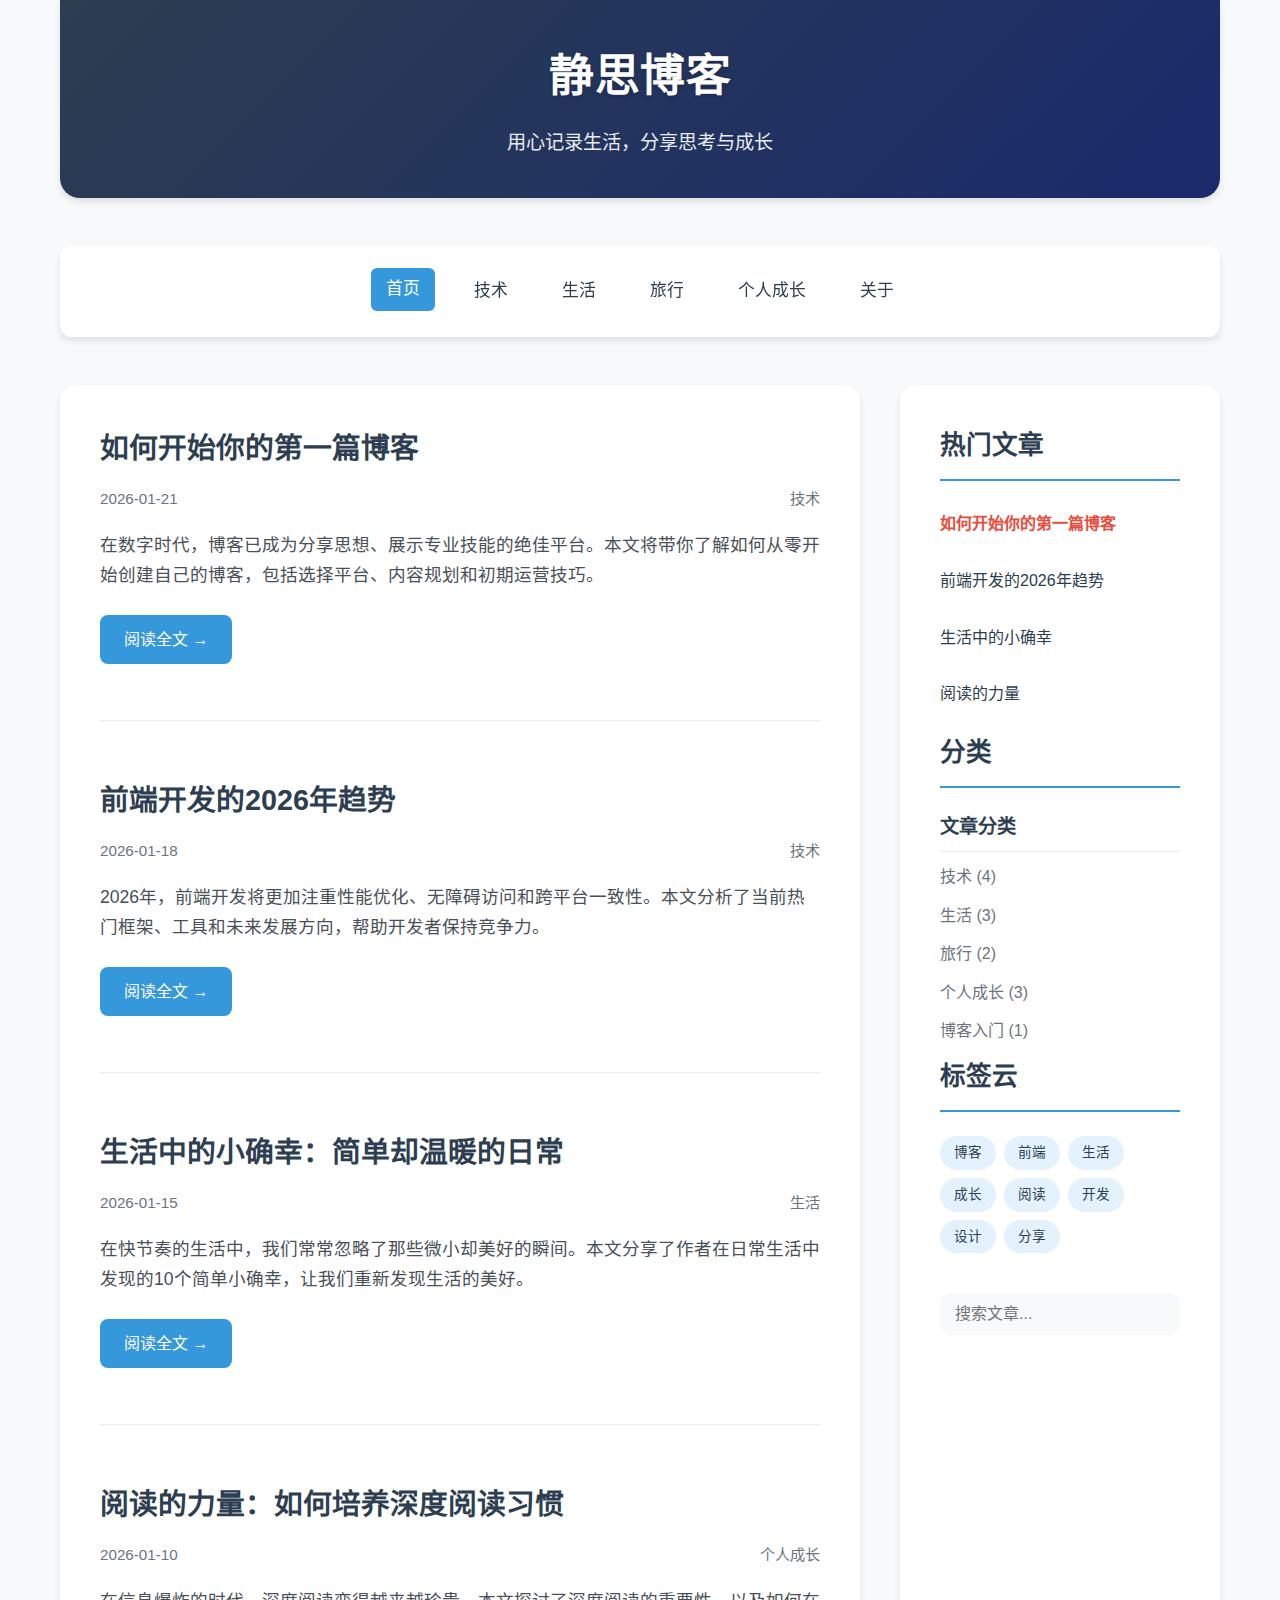
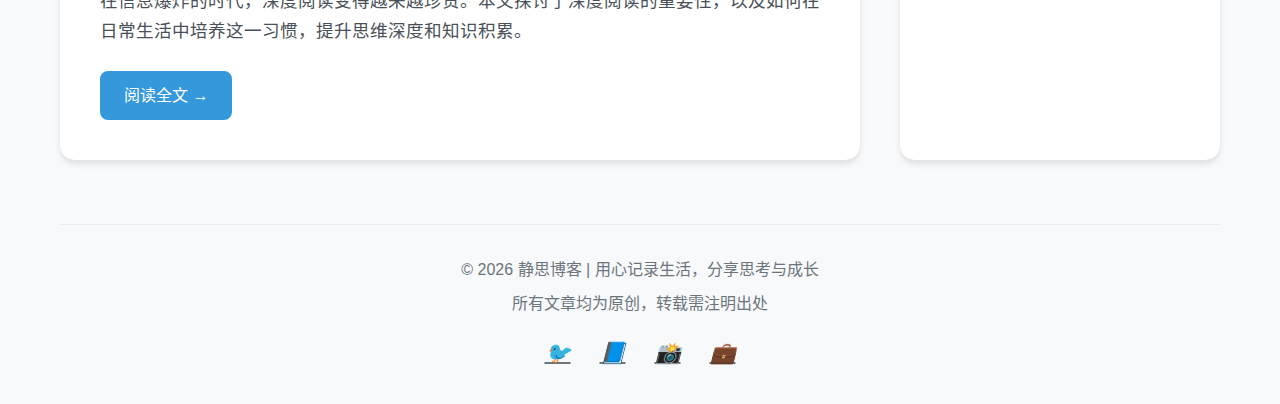
<file: 1.html>
<!DOCTYPE html>
<html lang="zh-CN">
<head>
    <meta charset="UTF-8">
    <meta name="viewport" content="width=device-width, initial-scale=1.0">
    <title>静思博客 | 用心记录生活</title>
    <style>
        /* 重置与通用样式 */
        * {
            margin: 0;
            padding: 0;
            box-sizing: border-box;
        }

        :root {
            --primary: #2c3e50;
            --secondary: #3498db;
            --accent: #e74c3c;
            --light: #f8f9fa;
            --dark: #212529;
            --gray: #6c757d;
            --light-gray: #e9ecef;
            --shadow: 0 4px 6px rgba(0, 0, 0, 0.1);
            --transition: all 0.3s ease;
        }

        body {
            font-family: 'Segoe UI', 'Microsoft YaHei', sans-serif;
            line-height: 1.6;
            color: var(--dark);
            background-color: var(--light);
            max-width: 1200px;
            margin: 0 auto;
            padding: 0 20px;
        }

        /* 头部样式 */
        header {
            background: linear-gradient(135deg, var(--primary), #1a2a6c);
            color: white;
            padding: 2.5rem 0;
            text-align: center;
            border-radius: 0 0 20px 20px;
            margin-bottom: 3rem;
            box-shadow: var(--shadow);
        }

        header h1 {
            font-size: 2.8rem;
            margin-bottom: 1rem;
            text-shadow: 0 2px 4px rgba(0, 0, 0, 0.2);
            letter-spacing: 0.5px;
        }

        header p {
            font-size: 1.2rem;
            max-width: 800px;
            margin: 0 auto;
            opacity: 0.9;
            font-weight: 300;
        }

        /* 导航栏 */
        nav {
            background: white;
            padding: 1.5rem 0;
            border-radius: 12px;
            box-shadow: var(--shadow);
            margin-bottom: 3rem;
            position: sticky;
            top: 0;
            z-index: 100;
        }

        nav ul {
            display: flex;
            justify-content: center;
            list-style: none;
            flex-wrap: wrap;
            gap: 1.5rem;
        }

        nav li {
            margin: 0;
        }

        nav a {
            text-decoration: none;
            color: var(--primary);
            font-weight: 500;
            font-size: 1.05rem;
            padding: 8px 15px;
            border-radius: 6px;
            transition: var(--transition);
            display: block;
        }

        nav a:hover, nav a.active {
            background: var(--secondary);
            color: white;
            transform: translateY(-2px);
        }

        /* 主要内容区域 */
        main {
            display: grid;
            grid-template-columns: 1fr 320px;
            gap: 2.5rem;
        }

        /* 博客文章列表 */
        .blog-posts {
            background: white;
            border-radius: 15px;
            padding: 2.5rem;
            box-shadow: var(--shadow);
        }

        .post {
            margin-bottom: 3.5rem;
            padding-bottom: 3.5rem;
            border-bottom: 1px solid var(--light-gray);
        }

        .post:last-child {
            margin-bottom: 0;
            padding-bottom: 0;
            border-bottom: none;
        }

        .post-title {
            font-size: 1.8rem;
            margin-bottom: 1rem;
            color: var(--primary);
            transition: var(--transition);
        }

        .post-title:hover {
            color: var(--secondary);
            cursor: pointer;
        }

        .post-meta {
            display: flex;
            justify-content: space-between;
            color: var(--gray);
            font-size: 0.95rem;
            margin-bottom: 1.2rem;
            flex-wrap: wrap;
            gap: 10px;
        }

        .post-excerpt {
            font-size: 1.1rem;
            color: #495057;
            line-height: 1.7;
            margin-bottom: 1.5rem;
        }

        .read-more {
            display: inline-block;
            background: var(--secondary);
            color: white;
            padding: 10px 22px;
            border-radius: 8px;
            text-decoration: none;
            font-weight: 500;
            transition: var(--transition);
            border: 2px solid var(--secondary);
        }

        .read-more:hover {
            background: transparent;
            color: var(--secondary);
            transform: translateY(-2px);
        }

        /* 侧边栏 */
        .sidebar {
            background: white;
            border-radius: 15px;
            padding: 2.5rem;
            box-shadow: var(--shadow);
        }

        .sidebar h3 {
            font-size: 1.6rem;
            margin-bottom: 1.5rem;
            color: var(--primary);
            padding-bottom: 0.8rem;
            border-bottom: 2px solid var(--secondary);
        }

        .sidebar-link {
            display: block;
            color: var(--primary);
            text-decoration: none;
            margin-bottom: 1.2rem;
            transition: var(--transition);
            font-weight: 500;
            padding: 6px 0;
            border-radius: 4px;
        }

        .sidebar-link:hover {
            color: var(--secondary);
            padding-left: 5px;
        }

        .sidebar-link.active {
            color: var(--accent);
            font-weight: 600;
        }

        .search-box {
            margin-top: 2.5rem;
            background: var(--light);
            border-radius: 10px;
            overflow: hidden;
        }

        .search-box input {
            width: 100%;
            padding: 12px 15px;
            border: none;
            outline: none;
            font-size: 1rem;
            background: transparent;
            color: var(--dark);
        }

        .categories h4 {
            font-size: 1.2rem;
            margin-bottom: 0.8rem;
            color: var(--primary);
            padding-bottom: 0.5rem;
            border-bottom: 1px solid var(--light-gray);
        }

        .category-list {
            list-style: none;
        }

        .category-list li {
            margin-bottom: 0.8rem;
        }

        .category-list a {
            color: var(--gray);
            text-decoration: none;
            transition: var(--transition);
        }

        .category-list a:hover {
            color: var(--secondary);
            padding-left: 3px;
        }

        .tags {
            display: flex;
            flex-wrap: wrap;
            gap: 8px;
            margin-top: 1.5rem;
        }

        .tag {
            background: #e3f2fd;
            color: var(--primary);
            padding: 6px 14px;
            border-radius: 20px;
            font-size: 0.85rem;
            transition: var(--transition);
            text-decoration: none;
        }

        .tag:hover {
            background: var(--secondary);
            color: white;
        }

        /* 页脚 */
        footer {
            text-align: center;
            margin-top: 4rem;
            padding: 2rem 0;
            color: var(--gray);
            border-top: 1px solid var(--light-gray);
        }

        footer p {
            margin-bottom: 0.5rem;
        }

        footer .social-links {
            display: flex;
            justify-content: center;
            gap: 15px;
            margin-top: 1rem;
        }

        .social-links a {
            color: var(--gray);
            font-size: 1.3rem;
            transition: var(--transition);
            width: 40px;
            height: 40px;
            display: flex;
            align-items: center;
            justify-content: center;
            border-radius: 50%;
            background: var(--light);
        }

        .social-links a:hover {
            color: var(--secondary);
            background: var(--secondary);
            transform: translateY(-3px);
        }

        /* 响应式设计 */
        @media (max-width: 992px) {
            main {
                grid-template-columns: 1fr;
            }
            
            .sidebar {
                order: -1;
            }
        }

        @media (max-width: 768px) {
            header h1 {
                font-size: 2.2rem;
            }
            
            .post-title {
                font-size: 1.5rem;
            }
            
            nav ul {
                gap: 1rem;
            }
            
            .read-more {
                padding: 8px 18px;
            }
        }

        @media (max-width: 576px) {
            header h1 {
                font-size: 1.8rem;
            }
            
            .post-title {
                font-size: 1.3rem;
            }
            
            .read-more {
                padding: 7px 15px;
            }
        }
    </style>
</head>
<body>
    <header>
        <h1>静思博客</h1>
        <p>用心记录生活，分享思考与成长</p>
    </header>

    <nav>
        <ul>
            <li><a href="#" class="active">首页</a></li>
            <li><a href="#">技术</a></li>
            <li><a href="#">生活</a></li>
            <li><a href="#">旅行</a></li>
            <li><a href="https://wmfree.eu.org">个人成长</a></li>
            <li><a href="https://wmapp.eu.org">关于</a></li>
        </ul>
    </nav>

    <main>
        <section class="blog-posts">
            <!-- 博客文章1 -->
            <article class="post">
                <h2 class="post-title">如何开始你的第一篇博客</h2>
                <div class="post-meta">
                    <span>2026-01-21</span>
                    <span>技术</span>
                </div>
                <p class="post-excerpt">在数字时代，博客已成为分享思想、展示专业技能的绝佳平台。本文将带你了解如何从零开始创建自己的博客，包括选择平台、内容规划和初期运营技巧。</p>
                <a href="#" class="read-more">阅读全文 →</a>
            </article>

            <!-- 博客文章2 -->
            <article class="post">
                <h2 class="post-title">前端开发的2026年趋势</h2>
                <div class="post-meta">
                    <span>2026-01-18</span>
                    <span>技术</span>
                </div>
                <p class="post-excerpt">2026年，前端开发将更加注重性能优化、无障碍访问和跨平台一致性。本文分析了当前热门框架、工具和未来发展方向，帮助开发者保持竞争力。</p>
                <a href="#" class="read-more">阅读全文 →</a>
            </article>

            <!-- 博客文章3 -->
            <article class="post">
                <h2 class="post-title">生活中的小确幸：简单却温暖的日常</h2>
                <div class="post-meta">
                    <span>2026-01-15</span>
                    <span>生活</span>
                </div>
                <p class="post-excerpt">在快节奏的生活中，我们常常忽略了那些微小却美好的瞬间。本文分享了作者在日常生活中发现的10个简单小确幸，让我们重新发现生活的美好。</p>
                <a href="#" class="read-more">阅读全文 →</a>
            </article>

            <!-- 博客文章4 -->
            <article class="post">
                <h2 class="post-title">阅读的力量：如何培养深度阅读习惯</h2>
                <div class="post-meta">
                    <span>2026-01-10</span>
                    <span>个人成长</span>
                </div>
                <p class="post-excerpt">在信息爆炸的时代，深度阅读变得越来越珍贵。本文探讨了深度阅读的重要性，以及如何在日常生活中培养这一习惯，提升思维深度和知识积累。</p>
                <a href="#" class="read-more">阅读全文 →</a>
            </article>
        </section>

        <aside class="sidebar">
            <h3>热门文章</h3>
            <a href="#" class="sidebar-link active">如何开始你的第一篇博客</a>
            <a href="#" class="sidebar-link">前端开发的2026年趋势</a>
            <a href="#" class="sidebar-link">生活中的小确幸</a>
            <a href="#" class="sidebar-link">阅读的力量</a>
            
            <h3>分类</h3>
            <div class="categories">
                <h4>文章分类</h4>
                <ul class="category-list">
                    <li><a href="#">技术 (4)</a></li>
                    <li><a href="#">生活 (3)</a></li>
                    <li><a href="#">旅行 (2)</a></li>
                    <li><a href="#">个人成长 (3)</a></li>
                    <li><a href="#">博客入门 (1)</a></li>
                </ul>
            </div>
            
            <h3>标签云</h3>
            <div class="tags">
                <a href="#" class="tag">博客</a>
                <a href="#" class="tag">前端</a>
                <a href="#" class="tag">生活</a>
                <a href="#" class="tag">成长</a>
                <a href="#" class="tag">阅读</a>
                <a href="#" class="tag">开发</a>
                <a href="#" class="tag">设计</a>
                <a href="#" class="tag">分享</a>
            </div>
            
            <div class="search-box">
                <input type="text" placeholder="搜索文章...">
            </div>
        </aside>
    </main>

    <footer>
        <p>© 2026 静思博客 | 用心记录生活，分享思考与成长</p>
        <p>所有文章均为原创，转载需注明出处</p>
        <div class="social-links">
            <a href="#" aria-label="Twitter"><i>🐦</i></a>
            <a href="#" aria-label="Facebook"><i>📘</i></a>
            <a href="#" aria-label="Instagram"><i>📸</i></a>
            <a href="#" aria-label="LinkedIn"><i>💼</i></a>
        </div>
    </footer>
</body>
</html>
</file>
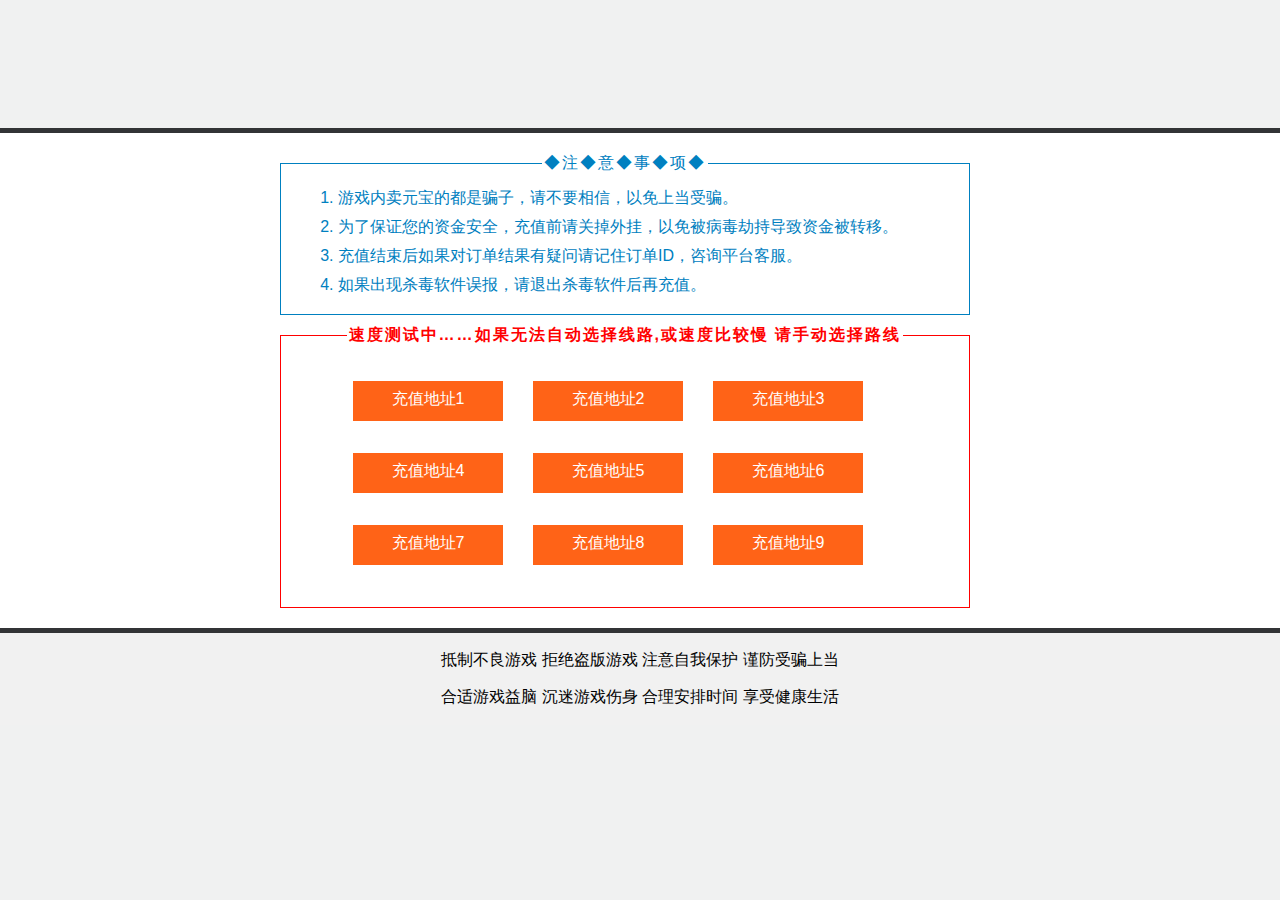
<file: cz.htm>
<html><!DOCTYPE HTML PUBLIC "-//W3C//DTD XHTML 1.0 Transitional//EN" "http://www.w3.org/TR/xhtml1/DTD/xhtml1-transitional.dtd">
<html xmlns="http://www.w3.org/1999/xhtml">
  <head>
    <title>充值线路选择</title>
    <meta charset="utf-8" />
    <style type="text/css">
      body {font-family: 'Microsoft YaHei', 微软雅黑, Tahoma, 'Lucida Grande', Arial, sans-serif;font-size: 16px;margin: 0;background-color: #F0F1F1;}
      #urls {margin-left: 60px;margin-top: 30px;position: relative;text-align: center;overflow: hidden;}
      #urls div {width: 150px;height: 36px;line-height: 36px;text-align: center;float: left;font-size: 16px;margin-bottom: 36px;margin-right: 30px;}
      #urls div a {color: #fff;display: block;float: left;background-color: #FF6317;width: 150px;height: 40px;text-decoration: none;}
      #urls div a:hover {background: #323436;color: #fff;}
      #urls div a:hover {background: #6bc30d;}
      .tips {text-align: center;margin: 10px;color: red;font-weight: bold;font-size: 18px;}
      ol {margin: 5px;_margin-left: 35px;}
      ol li {color: #0080C0;margin: 8px 0px;}
      fieldset {margin: 10px auto;margin-right: 30px;border: 1px solid #0080C0;}
      legend {text-align: center;margin: 0px auto;color: #0080C0;letter-spacing: 2px;}
      #f2 {border: 1px solid #FF0000;}
      #f2 legend {color: #FF0000;font-weight: bold;}
    </style>
  </head>
  <body>
    <div style="width: 100%; border-top: 5px solid #323436; border-bottom: 5px solid #323436; margin: 10% auto 0; background-color: #fff;">
      <div style="width: 740px; margin: 0 auto; overflow: hidden;">
        <div style="padding: 10px;">
          <fieldset>
            <legend>◆注◆意◆事◆项◆</legend>
            <ol type="1">
              <li>游戏内卖元宝的都是骗子，请不要相信，以免上当受骗。</li>
              <li>为了保证您的资金安全，充值前请关掉外挂，以免被病毒劫持导致资金被转移。</li>
              <li>充值结束后如果对订单结果有疑问请记住订单ID，咨询平台客服。</li>
              <li>如果出现杀毒软件误报，请退出杀毒软件后再充值。</li>
            </ol>
          </fieldset>
          <fieldset id="f2">
            <legend>速度测试中……如果无法自动选择线路,或速度比较慢 请手动选择路线</legend>
            <div id="urls">
              <div><a href="javascript:if(confirm('http://vip1.45pay.com/app/acquire/req?gid=2900  \n\n文件并未依 Teleport Pro 取回，因为 它的域或路径超过开始网址中设置的范围。  \n\n你要从服务器上打开它吗？'))window.location='http://vip1.45pay.com/app/acquire/req?gid=2900'" tppabs="http://vip1.45pay.com/app/acquire/req?gid=2900" target="_blank">充值地址1</a></div><div><a href="javascript:if(confirm('http://vip2.45pay.com/app/acquire/req?gid=2900  \n\n文件并未依 Teleport Pro 取回，因为 它的域或路径超过开始网址中设置的范围。  \n\n你要从服务器上打开它吗？'))window.location='http://vip2.45pay.com/app/acquire/req?gid=2900'" tppabs="http://vip2.45pay.com/app/acquire/req?gid=2900" target="_blank">充值地址2</a></div><div><a href="javascript:if(confirm('http://vip3.45pay.com/app/acquire/req?gid=2900  \n\n文件并未依 Teleport Pro 取回，因为 它的域或路径超过开始网址中设置的范围。  \n\n你要从服务器上打开它吗？'))window.location='http://vip3.45pay.com/app/acquire/req?gid=2900'" tppabs="http://vip3.45pay.com/app/acquire/req?gid=2900" target="_blank">充值地址3</a></div><div><a href="javascript:if(confirm('http://pay.45pay.com/app/acquire/req?gid=2900  \n\n文件并未依 Teleport Pro 取回，因为 它的域或路径超过开始网址中设置的范围。  \n\n你要从服务器上打开它吗？'))window.location='http://pay.45pay.com/app/acquire/req?gid=2900'" tppabs="http://pay.45pay.com/app/acquire/req?gid=2900" target="_blank">充值地址4</a></div><div><a href="javascript:if(confirm('http://www.499gg.com/app/acquire/req?gid=2900  \n\n文件并未依 Teleport Pro 取回，因为 它的域或路径超过开始网址中设置的范围。  \n\n你要从服务器上打开它吗？'))window.location='http://www.499gg.com/app/acquire/req?gid=2900'" tppabs="http://www.499gg.com/app/acquire/req?gid=2900" target="_blank">充值地址5</a></div><div><a href="javascript:if(confirm('http://www.488gg.com/app/acquire/req?gid=2900  \n\n文件并未依 Teleport Pro 取回，因为 它的域或路径超过开始网址中设置的范围。  \n\n你要从服务器上打开它吗？'))window.location='http://www.488gg.com/app/acquire/req?gid=2900'" tppabs="http://www.488gg.com/app/acquire/req?gid=2900" target="_blank">充值地址6</a></div><div><a href="javascript:if(confirm('http://www.477gg.com/app/acquire/req?gid=2900  \n\n文件并未依 Teleport Pro 取回，因为 它的域或路径超过开始网址中设置的范围。  \n\n你要从服务器上打开它吗？'))window.location='http://www.477gg.com/app/acquire/req?gid=2900'" tppabs="http://www.477gg.com/app/acquire/req?gid=2900" target="_blank">充值地址7</a></div><div><a href="javascript:if(confirm('http://www.466gg.com/app/acquire/req?gid=2900  \n\n文件并未依 Teleport Pro 取回，因为 它的域或路径超过开始网址中设置的范围。  \n\n你要从服务器上打开它吗？'))window.location='http://www.466gg.com/app/acquire/req?gid=2900'" tppabs="http://www.466gg.com/app/acquire/req?gid=2900" target="_blank">充值地址8</a></div><div><a href="javascript:if(confirm('http://www.455gg.com/app/acquire/req?gid=2900  \n\n文件并未依 Teleport Pro 取回，因为 它的域或路径超过开始网址中设置的范围。  \n\n你要从服务器上打开它吗？'))window.location='http://www.455gg.com/app/acquire/req?gid=2900'" tppabs="http://www.455gg.com/app/acquire/req?gid=2900" target="_blank">充值地址9</a></div>
            </div>
          </fieldset>
        </div>
      </div>
    </div>
    <div style="background-color: #f1f1f1; margin: 0px; padding: 1px 0px; text-align: center;">
      <p>抵制不良游戏 拒绝盗版游戏 注意自我保护 谨防受骗上当</p>
      <p>合适游戏益脑 沉迷游戏伤身 合理安排时间 享受健康生活</p>
    </div>
  </body>
</html>
</file>
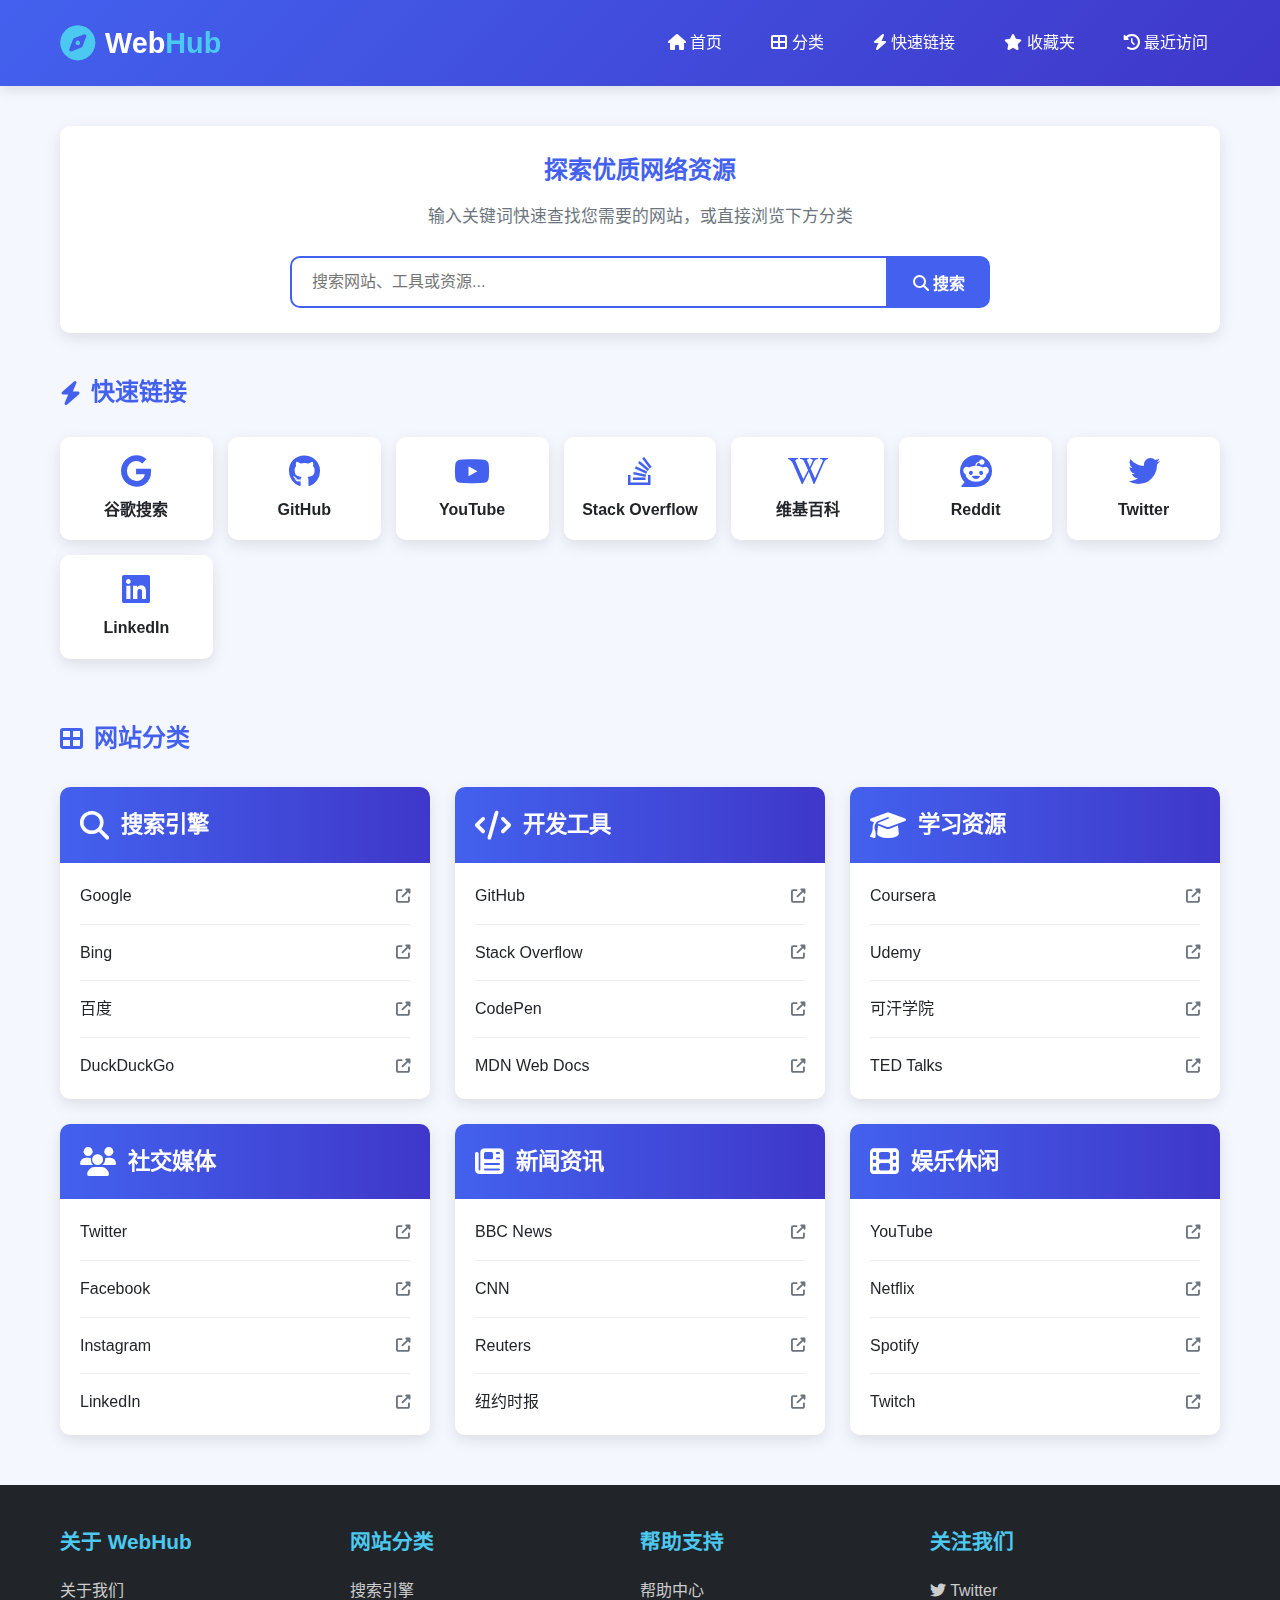
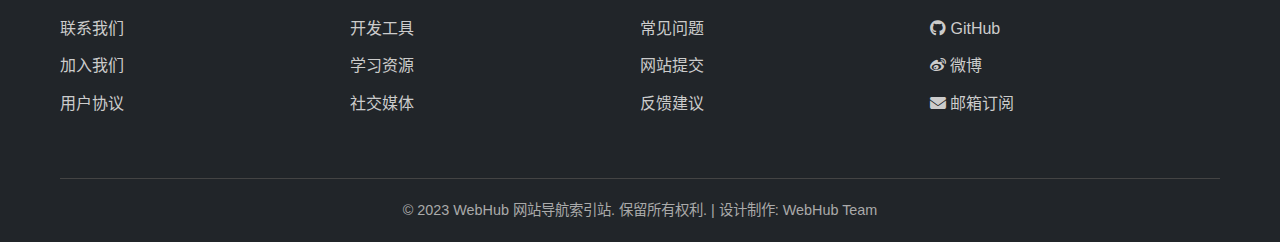
<file: wzsy.html>
<!DOCTYPE html>
<html lang="zh-CN">
<head>
    <meta charset="UTF-8">
    <meta name="viewport" content="width=device-width, initial-scale=1.0">
    <title>WebHub - 网站导航索引站</title>
    <link rel="stylesheet" href="https://cdnjs.cloudflare.com/ajax/libs/font-awesome/6.4.0/css/all.min.css">
    <style>
        * {
            margin: 0;
            padding: 0;
            box-sizing: border-box;
            font-family: 'Segoe UI', 'Microsoft YaHei', sans-serif;
        }
        
        :root {
            --primary-color: #4361ee;
            --secondary-color: #3f37c9;
            --accent-color: #4cc9f0;
            --light-color: #f8f9fa;
            --dark-color: #212529;
            --gray-color: #6c757d;
            --success-color: #4caf50;
            --warning-color: #ff9800;
            --danger-color: #f44336;
            --border-radius: 10px;
            --box-shadow: 0 5px 15px rgba(0, 0, 0, 0.1);
            --transition: all 0.3s ease;
        }
        
        body {
            background-color: #f5f7ff;
            color: var(--dark-color);
            line-height: 1.6;
        }
        
        .container {
            width: 100%;
            max-width: 1200px;
            margin: 0 auto;
            padding: 0 20px;
        }
        
        /* 头部样式 */
        header {
            background: linear-gradient(135deg, var(--primary-color), var(--secondary-color));
            color: white;
            padding: 20px 0;
            box-shadow: 0 4px 12px rgba(0, 0, 0, 0.1);
            position: sticky;
            top: 0;
            z-index: 1000;
        }
        
        .header-content {
            display: flex;
            justify-content: space-between;
            align-items: center;
        }
        
        .logo {
            display: flex;
            align-items: center;
            gap: 10px;
        }
        
        .logo i {
            font-size: 2.2rem;
            color: var(--accent-color);
        }
        
        .logo h1 {
            font-size: 1.8rem;
            font-weight: 700;
        }
        
        .logo span {
            color: var(--accent-color);
        }
        
        nav ul {
            display: flex;
            list-style: none;
            gap: 25px;
        }
        
        nav a {
            color: white;
            text-decoration: none;
            font-weight: 500;
            font-size: 1rem;
            padding: 8px 12px;
            border-radius: var(--border-radius);
            transition: var(--transition);
        }
        
        nav a:hover {
            background-color: rgba(255, 255, 255, 0.15);
        }
        
        .menu-toggle {
            display: none;
            font-size: 1.5rem;
            cursor: pointer;
        }
        
        /* 搜索区域样式 */
        .search-section {
            padding: 40px 0 20px;
        }
        
        .search-container {
            background-color: white;
            border-radius: var(--border-radius);
            padding: 25px;
            box-shadow: var(--box-shadow);
            text-align: center;
        }
        
        .search-container h2 {
            margin-bottom: 15px;
            color: var(--primary-color);
        }
        
        .search-container p {
            color: var(--gray-color);
            margin-bottom: 25px;
            font-size: 1.05rem;
        }
        
        .search-box {
            display: flex;
            max-width: 700px;
            margin: 0 auto;
        }
        
        .search-box input {
            flex: 1;
            padding: 15px 20px;
            border: 2px solid #e0e0e0;
            border-radius: var(--border-radius) 0 0 var(--border-radius);
            font-size: 1rem;
            transition: var(--transition);
        }
        
        .search-box input:focus {
            outline: none;
            border-color: var(--primary-color);
        }
        
        .search-box button {
            background-color: var(--primary-color);
            color: white;
            border: none;
            padding: 0 25px;
            border-radius: 0 var(--border-radius) var(--border-radius) 0;
            cursor: pointer;
            font-size: 1rem;
            font-weight: 600;
            transition: var(--transition);
        }
        
        .search-box button:hover {
            background-color: var(--secondary-color);
        }
        
        /* 快速链接样式 */
        .quick-links {
            padding: 20px 0 40px;
        }
        
        .quick-links h2 {
            margin-bottom: 25px;
            color: var(--primary-color);
            display: flex;
            align-items: center;
            gap: 10px;
        }
        
        .quick-links-grid {
            display: grid;
            grid-template-columns: repeat(auto-fill, minmax(150px, 1fr));
            gap: 15px;
        }
        
        .quick-link {
            background-color: white;
            border-radius: var(--border-radius);
            padding: 18px 15px;
            text-align: center;
            box-shadow: var(--box-shadow);
            transition: var(--transition);
            cursor: pointer;
            text-decoration: none;
            color: var(--dark-color);
            display: block;
        }
        
        .quick-link:hover {
            transform: translateY(-5px);
            box-shadow: 0 10px 20px rgba(0, 0, 0, 0.12);
        }
        
        .quick-link i {
            font-size: 2rem;
            margin-bottom: 10px;
            color: var(--primary-color);
        }
        
        .quick-link span {
            display: block;
            font-weight: 600;
        }
        
        /* 分类导航样式 */
        .categories {
            padding: 20px 0 50px;
        }
        
        .categories h2 {
            margin-bottom: 30px;
            color: var(--primary-color);
            display: flex;
            align-items: center;
            gap: 10px;
        }
        
        .category-grid {
            display: grid;
            grid-template-columns: repeat(auto-fill, minmax(300px, 1fr));
            gap: 25px;
        }
        
        .category-card {
            background-color: white;
            border-radius: var(--border-radius);
            overflow: hidden;
            box-shadow: var(--box-shadow);
            transition: var(--transition);
        }
        
        .category-card:hover {
            transform: translateY(-5px);
            box-shadow: 0 12px 24px rgba(0, 0, 0, 0.15);
        }
        
        .category-header {
            background: linear-gradient(to right, var(--primary-color), var(--secondary-color));
            color: white;
            padding: 20px;
            display: flex;
            align-items: center;
            gap: 12px;
        }
        
        .category-header i {
            font-size: 1.8rem;
        }
        
        .category-header h3 {
            font-size: 1.4rem;
            font-weight: 600;
        }
        
        .category-links {
            padding: 20px;
        }
        
        .category-links ul {
            list-style: none;
        }
        
        .category-links li {
            margin-bottom: 15px;
            padding-bottom: 15px;
            border-bottom: 1px solid #f0f0f0;
        }
        
        .category-links li:last-child {
            margin-bottom: 0;
            padding-bottom: 0;
            border-bottom: none;
        }
        
        .category-links a {
            color: var(--dark-color);
            text-decoration: none;
            display: flex;
            align-items: center;
            justify-content: space-between;
            transition: var(--transition);
        }
        
        .category-links a:hover {
            color: var(--primary-color);
        }
        
        .category-links a span {
            font-weight: 500;
        }
        
        .category-links a i {
            color: var(--gray-color);
            font-size: 0.9rem;
        }
        
        /* 底部样式 */
        footer {
            background-color: var(--dark-color);
            color: white;
            padding: 40px 0 20px;
        }
        
        .footer-content {
            display: flex;
            flex-wrap: wrap;
            justify-content: space-between;
            margin-bottom: 30px;
        }
        
        .footer-column {
            flex: 1;
            min-width: 250px;
            margin-bottom: 20px;
        }
        
        .footer-column h3 {
            font-size: 1.3rem;
            margin-bottom: 20px;
            color: var(--accent-color);
        }
        
        .footer-column ul {
            list-style: none;
        }
        
        .footer-column li {
            margin-bottom: 12px;
        }
        
        .footer-column a {
            color: #ccc;
            text-decoration: none;
            transition: var(--transition);
        }
        
        .footer-column a:hover {
            color: white;
            padding-left: 5px;
        }
        
        .footer-bottom {
            text-align: center;
            padding-top: 20px;
            border-top: 1px solid #444;
            color: #aaa;
            font-size: 0.9rem;
        }
        
        /* 响应式设计 */
        @media (max-width: 992px) {
            .category-grid {
                grid-template-columns: repeat(auto-fill, minmax(280px, 1fr));
            }
        }
        
        @media (max-width: 768px) {
            .header-content {
                flex-direction: column;
                align-items: flex-start;
            }
            
            nav {
                width: 100%;
                margin-top: 15px;
                display: none;
            }
            
            nav.active {
                display: block;
            }
            
            nav ul {
                flex-direction: column;
                gap: 0;
            }
            
            nav li {
                width: 100%;
            }
            
            nav a {
                display: block;
                padding: 12px 0;
                border-bottom: 1px solid rgba(255, 255, 255, 0.1);
            }
            
            .menu-toggle {
                display: block;
                position: absolute;
                top: 25px;
                right: 20px;
            }
            
            .search-box {
                flex-direction: column;
            }
            
            .search-box input {
                border-radius: var(--border-radius);
                margin-bottom: 10px;
            }
            
            .search-box button {
                border-radius: var(--border-radius);
                padding: 15px;
            }
            
            .quick-links-grid {
                grid-template-columns: repeat(3, 1fr);
            }
        }
        
        @media (max-width: 576px) {
            .quick-links-grid {
                grid-template-columns: repeat(2, 1fr);
            }
            
            .category-grid {
                grid-template-columns: 1fr;
            }
            
            .footer-column {
                min-width: 100%;
            }
        }
        
        /* 网站卡片样式 */
        .website-card {
            display: none;
            position: fixed;
            top: 0;
            left: 0;
            width: 100%;
            height: 100%;
            background-color: rgba(0, 0, 0, 0.7);
            z-index: 2000;
            justify-content: center;
            align-items: center;
            padding: 20px;
        }
        
        .website-card.active {
            display: flex;
        }
        
        .card-content {
            background-color: white;
            border-radius: var(--border-radius);
            width: 100%;
            max-width: 500px;
            padding: 30px;
            position: relative;
        }
        
        .close-card {
            position: absolute;
            top: 15px;
            right: 20px;
            font-size: 1.5rem;
            cursor: pointer;
            color: var(--gray-color);
        }
        
        .card-content h3 {
            color: var(--primary-color);
            margin-bottom: 15px;
        }
        
        .card-content p {
            margin-bottom: 20px;
            color: var(--gray-color);
        }
        
        .card-buttons {
            display: flex;
            gap: 15px;
            margin-top: 25px;
        }
        
        .card-buttons a {
            flex: 1;
            padding: 12px;
            text-align: center;
            border-radius: var(--border-radius);
            text-decoration: none;
            font-weight: 600;
            transition: var(--transition);
        }
        
        .visit-btn {
            background-color: var(--primary-color);
            color: white;
        }
        
        .visit-btn:hover {
            background-color: var(--secondary-color);
        }
        
        .bookmark-btn {
            background-color: #f0f0f0;
            color: var(--dark-color);
        }
        
        .bookmark-btn:hover {
            background-color: #e0e0e0;
        }
        
        /* 滚动到顶部按钮 */
        .scroll-to-top {
            position: fixed;
            bottom: 30px;
            right: 30px;
            width: 50px;
            height: 50px;
            background-color: var(--primary-color);
            color: white;
            border-radius: 50%;
            display: flex;
            justify-content: center;
            align-items: center;
            font-size: 1.5rem;
            cursor: pointer;
            box-shadow: var(--box-shadow);
            transition: var(--transition);
            opacity: 0;
            visibility: hidden;
            z-index: 999;
        }
        
        .scroll-to-top.active {
            opacity: 1;
            visibility: visible;
        }
        
        .scroll-to-top:hover {
            background-color: var(--secondary-color);
            transform: translateY(-5px);
        }
    </style>
</head>
<body>
    <!-- 头部导航 -->
    <header>
        <div class="container">
            <div class="header-content">
                <div class="logo">
                    <i class="fas fa-compass"></i>
                    <h1>Web<span>Hub</span></h1>
                </div>
                
                <div class="menu-toggle" id="menuToggle">
                    <i class="fas fa-bars"></i>
                </div>
                
                <nav id="mainNav">
                    <ul>
                        <li><a href="#"><i class="fas fa-home"></i> 首页</a></li>
                        <li><a href="#categories"><i class="fas fa-th-large"></i> 分类</a></li>
                        <li><a href="#quick-links"><i class="fas fa-bolt"></i> 快速链接</a></li>
                        <li><a href="#"><i class="fas fa-star"></i> 收藏夹</a></li>
                        <li><a href="#"><i class="fas fa-history"></i> 最近访问</a></li>
                    </ul>
                </nav>
            </div>
        </div>
    </header>

    <!-- 搜索区域 -->
    <section class="search-section">
        <div class="container">
            <div class="search-container">
                <h2>探索优质网络资源</h2>
                <p>输入关键词快速查找您需要的网站，或直接浏览下方分类</p>
                
                <div class="search-box">
                    <input type="text" id="searchInput" placeholder="搜索网站、工具或资源...">
                    <button id="searchBtn"><i class="fas fa-search"></i> 搜索</button>
                </div>
            </div>
        </div>
    </section>

    <!-- 快速链接 -->
    <section class="quick-links" id="quick-links">
        <div class="container">
            <h2><i class="fas fa-bolt"></i> 快速链接</h2>
            <div class="quick-links-grid">
                <a href="#" class="quick-link" data-site="google">
                    <i class="fab fa-google"></i>
                    <span>谷歌搜索</span>
                </a>
                <a href="#" class="quick-link" data-site="github">
                    <i class="fab fa-github"></i>
                    <span>GitHub</span>
                </a>
                <a href="#" class="quick-link" data-site="youtube">
                    <i class="fab fa-youtube"></i>
                    <span>YouTube</span>
                </a>
                <a href="#" class="quick-link" data-site="stackoverflow">
                    <i class="fab fa-stack-overflow"></i>
                    <span>Stack Overflow</span>
                </a>
                <a href="#" class="quick-link" data-site="wikipedia">
                    <i class="fab fa-wikipedia-w"></i>
                    <span>维基百科</span>
                </a>
                <a href="#" class="quick-link" data-site="reddit">
                    <i class="fab fa-reddit"></i>
                    <span>Reddit</span>
                </a>
                <a href="#" class="quick-link" data-site="twitter">
                    <i class="fab fa-twitter"></i>
                    <span>Twitter</span>
                </a>
                <a href="#" class="quick-link" data-site="linkedin">
                    <i class="fab fa-linkedin"></i>
                    <span>LinkedIn</span>
                </a>
            </div>
        </div>
    </section>

    <!-- 分类导航 -->
    <section class="categories" id="categories">
        <div class="container">
            <h2><i class="fas fa-th-large"></i> 网站分类</h2>
            <div class="category-grid">
                <!-- 搜索引擎 -->
                <div class="category-card">
                    <div class="category-header">
                        <i class="fas fa-search"></i>
                        <h3>搜索引擎</h3>
                    </div>
                    <div class="category-links">
                        <ul>
                            <li><a href="#" data-site="google"><span>Google</span> <i class="fas fa-external-link-alt"></i></a></li>
                            <li><a href="#" data-site="bing"><span>Bing</span> <i class="fas fa-external-link-alt"></i></a></li>
                            <li><a href="#" data-site="baidu"><span>百度</span> <i class="fas fa-external-link-alt"></i></a></li>
                            <li><a href="#" data-site="duckduckgo"><span>DuckDuckGo</span> <i class="fas fa-external-link-alt"></i></a></li>
                        </ul>
                    </div>
                </div>
                
                <!-- 开发工具 -->
                <div class="category-card">
                    <div class="category-header">
                        <i class="fas fa-code"></i>
                        <h3>开发工具</h3>
                    </div>
                    <div class="category-links">
                        <ul>
                            <li><a href="#" data-site="github"><span>GitHub</span> <i class="fas fa-external-link-alt"></i></a></li>
                            <li><a href="#" data-site="stackoverflow"><span>Stack Overflow</span> <i class="fas fa-external-link-alt"></i></a></li>
                            <li><a href="#" data-site="codepen"><span>CodePen</span> <i class="fas fa-external-link-alt"></i></a></li>
                            <li><a href="#" data-site="mdn"><span>MDN Web Docs</span> <i class="fas fa-external-link-alt"></i></a></li>
                        </ul>
                    </div>
                </div>
                
                <!-- 学习资源 -->
                <div class="category-card">
                    <div class="category-header">
                        <i class="fas fa-graduation-cap"></i>
                        <h3>学习资源</h3>
                    </div>
                    <div class="category-links">
                        <ul>
                            <li><a href="#" data-site="coursera"><span>Coursera</span> <i class="fas fa-external-link-alt"></i></a></li>
                            <li><a href="#" data-site="udemy"><span>Udemy</span> <i class="fas fa-external-link-alt"></i></a></li>
                            <li><a href="#" data-site="khanacademy"><span>可汗学院</span> <i class="fas fa-external-link-alt"></i></a></li>
                            <li><a href="#" data-site="ted"><span>TED Talks</span> <i class="fas fa-external-link-alt"></i></a></li>
                        </ul>
                    </div>
                </div>
                
                <!-- 社交媒体 -->
                <div class="category-card">
                    <div class="category-header">
                        <i class="fas fa-users"></i>
                        <h3>社交媒体</h3>
                    </div>
                    <div class="category-links">
                        <ul>
                            <li><a href="#" data-site="twitter"><span>Twitter</span> <i class="fas fa-external-link-alt"></i></a></li>
                            <li><a href="#" data-site="facebook"><span>Facebook</span> <i class="fas fa-external-link-alt"></i></a></li>
                            <li><a href="#" data-site="instagram"><span>Instagram</span> <i class="fas fa-external-link-alt"></i></a></li>
                            <li><a href="#" data-site="linkedin"><span>LinkedIn</span> <i class="fas fa-external-link-alt"></i></a></li>
                        </ul>
                    </div>
                </div>
                
                <!-- 新闻资讯 -->
                <div class="category-card">
                    <div class="category-header">
                        <i class="fas fa-newspaper"></i>
                        <h3>新闻资讯</h3>
                    </div>
                    <div class="category-links">
                        <ul>
                            <li><a href="#" data-site="bbc"><span>BBC News</span> <i class="fas fa-external-link-alt"></i></a></li>
                            <li><a href="#" data-site="cnn"><span>CNN</span> <i class="fas fa-external-link-alt"></i></a></li>
                            <li><a href="#" data-site="reuters"><span>Reuters</span> <i class="fas fa-external-link-alt"></i></a></li>
                            <li><a href="#" data-site="nytimes"><span>纽约时报</span> <i class="fas fa-external-link-alt"></i></a></li>
                        </ul>
                    </div>
                </div>
                
                <!-- 娱乐休闲 -->
                <div class="category-card">
                    <div class="category-header">
                        <i class="fas fa-film"></i>
                        <h3>娱乐休闲</h3>
                    </div>
                    <div class="category-links">
                        <ul>
                            <li><a href="#" data-site="youtube"><span>YouTube</span> <i class="fas fa-external-link-alt"></i></a></li>
                            <li><a href="#" data-site="netflix"><span>Netflix</span> <i class="fas fa-external-link-alt"></i></a></li>
                            <li><a href="#" data-site="spotify"><span>Spotify</span> <i class="fas fa-external-link-alt"></i></a></li>
                            <li><a href="#" data-site="twitch"><span>Twitch</span> <i class="fas fa-external-link-alt"></i></a></li>
                        </ul>
                    </div>
                </div>
            </div>
        </div>
    </section>

    <!-- 网站卡片弹窗 -->
    <div class="website-card" id="websiteCard">
        <div class="card-content">
            <div class="close-card" id="closeCard">
                <i class="fas fa-times"></i>
            </div>
            <h3 id="cardTitle">网站名称</h3>
            <p id="cardDescription">网站描述信息将显示在这里。</p>
            <div class="card-buttons">
                <a href="#" id="visitLink" class="visit-btn" target="_blank"><i class="fas fa-external-link-alt"></i> 访问网站</a>
                <a href="#" id="bookmarkLink" class="bookmark-btn"><i class="fas fa-bookmark"></i> 加入收藏</a>
            </div>
        </div>
    </div>

    <!-- 底部区域 -->
    <footer>
        <div class="container">
            <div class="footer-content">
                <div class="footer-column">
                    <h3>关于 WebHub</h3>
                    <ul>
                        <li><a href="#">关于我们</a></li>
                        <li><a href="#">联系我们</a></li>
                        <li><a href="#">加入我们</a></li>
                        <li><a href="#">用户协议</a></li>
                    </ul>
                </div>
                <div class="footer-column">
                    <h3>网站分类</h3>
                    <ul>
                        <li><a href="#">搜索引擎</a></li>
                        <li><a href="#">开发工具</a></li>
                        <li><a href="#">学习资源</a></li>
                        <li><a href="#">社交媒体</a></li>
                    </ul>
                </div>
                <div class="footer-column">
                    <h3>帮助支持</h3>
                    <ul>
                        <li><a href="#">帮助中心</a></li>
                        <li><a href="#">常见问题</a></li>
                        <li><a href="#">网站提交</a></li>
                        <li><a href="#">反馈建议</a></li>
                    </ul>
                </div>
                <div class="footer-column">
                    <h3>关注我们</h3>
                    <ul>
                        <li><a href="#"><i class="fab fa-twitter"></i> Twitter</a></li>
                        <li><a href="#"><i class="fab fa-github"></i> GitHub</a></li>
                        <li><a href="#"><i class="fab fa-weibo"></i> 微博</a></li>
                        <li><a href="#"><i class="fas fa-envelope"></i> 邮箱订阅</a></li>
                    </ul>
                </div>
            </div>
            
            <div class="footer-bottom">
                <p>&copy; 2023 WebHub 网站导航索引站. 保留所有权利. | 设计制作: WebHub Team</p>
            </div>
        </div>
    </footer>

    <!-- 滚动到顶部按钮 -->
    <div class="scroll-to-top" id="scrollToTop">
        <i class="fas fa-arrow-up"></i>
    </div>

    <script>
        // 网站数据
        const websites = {
            google: {
                title: "Google 搜索",
                description: "全球最流行的搜索引擎，提供网页、图片、视频、新闻等多种搜索服务。",
                url: "https://www.google.com"
            },
            github: {
                title: "GitHub",
                description: "全球最大的代码托管平台，用于版本控制和协作开发。",
                url: "https://github.com"
            },
            youtube: {
                title: "YouTube",
                description: "全球最大的视频分享平台，提供各种类型的视频内容。",
                url: "https://www.youtube.com"
            },
            stackoverflow: {
                title: "Stack Overflow",
                description: "程序员问答社区，解决编程开发中的各种技术问题。",
                url: "https://stackoverflow.com"
            },
            twitter: {
                title: "Twitter",
                description: "社交媒体平台，用户可以发布和阅读短消息（推文）。",
                url: "https://twitter.com"
            },
            linkedin: {
                title: "LinkedIn",
                description: "职业社交平台，用于建立职业联系和寻找工作机会。",
                url: "https://www.linkedin.com"
            },
            bing: {
                title: "Bing",
                description: "微软推出的搜索引擎，提供网页、图片、视频等搜索服务。",
                url: "https://www.bing.com"
            },
            baidu: {
                title: "百度",
                description: "中国最大的搜索引擎，提供中文搜索服务。",
                url: "https://www.baidu.com"
            },
            duckduckgo: {
                title: "DuckDuckGo",
                description: "注重隐私保护的搜索引擎，不追踪用户搜索行为。",
                url: "https://duckduckgo.com"
            },
            codepen: {
                title: "CodePen",
                description: "在线代码编辑器，用于前端开发代码的实时预览和分享。",
                url: "https://codepen.io"
            },
            mdn: {
                title: "MDN Web Docs",
                description: "Mozilla开发者网络，提供Web开发技术文档和教程。",
                url: "https://developer.mozilla.org"
            },
            coursera: {
                title: "Coursera",
                description: "在线学习平台，提供来自世界顶尖大学和公司的课程。",
                url: "https://www.coursera.org"
            },
            udemy: {
                title: "Udemy",
                description: "在线学习平台，提供各种技能提升课程。",
                url: "https://www.udemy.com"
            },
            khanacademy: {
                title: "可汗学院",
                description: "非营利教育组织，提供免费在线课程、练习和个性化学习面板。",
                url: "https://www.khanacademy.org"
            },
            ted: {
                title: "TED Talks",
                description: "汇集各领域杰出人物的演讲，分享创新思想和见解。",
                url: "https://www.ted.com"
            },
            facebook: {
                title: "Facebook",
                description: "全球最大的社交媒体平台，连接朋友、家人和社区。",
                url: "https://www.facebook.com"
            },
            instagram: {
                title: "Instagram",
                description: "图片和视频分享社交媒体平台。",
                url: "https://www.instagram.com"
            },
            bbc: {
                title: "BBC News",
                description: "英国广播公司新闻，提供全球新闻报道。",
                url: "https://www.bbc.com/news"
            },
            cnn: {
                title: "CNN",
                description: "美国有线电视新闻网，提供国际新闻和时事分析。",
                url: "https://edition.cnn.com"
            },
            reuters: {
                title: "Reuters",
                description: "路透社，全球最大的国际多媒体新闻机构之一。",
                url: "https://www.reuters.com"
            },
            nytimes: {
                title: "纽约时报",
                description: "美国著名报纸，提供新闻、评论和特色内容。",
                url: "https://www.nytimes.com"
            },
            netflix: {
                title: "Netflix",
                description: "流媒体服务，提供各种电影、电视剧和原创内容。",
                url: "https://www.netflix.com"
            },
            spotify: {
                title: "Spotify",
                description: "音乐流媒体服务，提供数百万首歌曲和播客。",
                url: "https://www.spotify.com"
            },
            twitch: {
                title: "Twitch",
                description: "游戏直播平台，也包含其他创意内容的直播。",
                url: "https://www.twitch.tv"
            },
            wikipedia: {
                title: "维基百科",
                description: "自由内容、公开编辑且多语言的在线百科全书。",
                url: "https://www.wikipedia.org"
            },
            reddit: {
                title: "Reddit",
                description: "社交新闻聚合、网络内容评级和讨论网站。",
                url: "https://www.reddit.com"
            }
        };

        // DOM元素
        const menuToggle = document.getElementById('menuToggle');
        const mainNav = document.getElementById('mainNav');
        const searchInput = document.getElementById('searchInput');
        const searchBtn = document.getElementById('searchBtn');
        const quickLinks = document.querySelectorAll('.quick-link');
        const categoryLinks = document.querySelectorAll('.category-links a');
        const websiteCard = document.getElementById('websiteCard');
        const closeCard = document.getElementById('closeCard');
        const cardTitle = document.getElementById('cardTitle');
        const cardDescription = document.getElementById('cardDescription');
        const visitLink = document.getElementById('visitLink');
        const bookmarkLink = document.getElementById('bookmarkLink');
        const scrollToTopBtn = document.getElementById('scrollToTop');

        // 移动端菜单切换
        menuToggle.addEventListener('click', () => {
            mainNav.classList.toggle('active');
            menuToggle.innerHTML = mainNav.classList.contains('active') 
                ? '<i class="fas fa-times"></i>' 
                : '<i class="fas fa-bars"></i>';
        });

        // 点击网站链接显示卡片
        function showWebsiteCard(siteKey) {
            const site = websites[siteKey];
            if (site) {
                cardTitle.textContent = site.title;
                cardDescription.textContent = site.description;
                visitLink.href = site.url;
                bookmarkLink.href = "#";
                websiteCard.classList.add('active');
                document.body.style.overflow = 'hidden';
            }
        }

        // 为快速链接添加点击事件
        quickLinks.forEach(link => {
            link.addEventListener('click', (e) => {
                e.preventDefault();
                const siteKey = link.getAttribute('data-site');
                showWebsiteCard(siteKey);
            });
        });

        // 为分类链接添加点击事件
        categoryLinks.forEach(link => {
            link.addEventListener('click', (e) => {
                e.preventDefault();
                const siteKey = link.getAttribute('data-site');
                showWebsiteCard(siteKey);
            });
        });

        // 关闭网站卡片
        closeCard.addEventListener('click', () => {
            websiteCard.classList.remove('active');
            document.body.style.overflow = 'auto';
        });

        // 点击卡片外部关闭卡片
        websiteCard.addEventListener('click', (e) => {
            if (e.target === websiteCard) {
                websiteCard.classList.remove('active');
                document.body.style.overflow = 'auto';
            }
        });

        // 搜索功能
        searchBtn.addEventListener('click', () => {
            const query = searchInput.value.trim().toLowerCase();
            if (query) {
                // 简单搜索逻辑 - 在实际应用中会使用更复杂的搜索算法
                let found = false;
                for (const [key, site] of Object.entries(websites)) {
                    if (site.title.toLowerCase().includes(query) || 
                        site.description.toLowerCase().includes(query) ||
                        key.includes(query)) {
                        showWebsiteCard(key);
                        found = true;
                        break;
                    }
                }
                
                if (!found) {
                    alert(`未找到与"${query}"相关的网站。请尝试其他关键词。`);
                }
            }
        });

        // 回车键搜索
        searchInput.addEventListener('keypress', (e) => {
            if (e.key === 'Enter') {
                searchBtn.click();
            }
        });

        // 滚动到顶部按钮
        window.addEventListener('scroll', () => {
            if (window.pageYOffset > 300) {
                scrollToTopBtn.classList.add('active');
            } else {
                scrollToTopBtn.classList.remove('active');
            }
        });

        scrollToTopBtn.addEventListener('click', () => {
            window.scrollTo({
                top: 0,
                behavior: 'smooth'
            });
        });

        // 页面加载时显示欢迎信息
        window.addEventListener('load', () => {
            console.log('WebHub 网站导航已加载完成！');
            searchInput.focus();
        });

        // 收藏功能
        bookmarkLink.addEventListener('click', (e) => {
            e.preventDefault();
            const siteName = cardTitle.textContent;
            alert(`已将 "${siteName}" 添加到收藏夹！`);
            websiteCard.classList.remove('active');
            document.body.style.overflow = 'auto';
        });
    </script>
</body>
</html>
</file>
